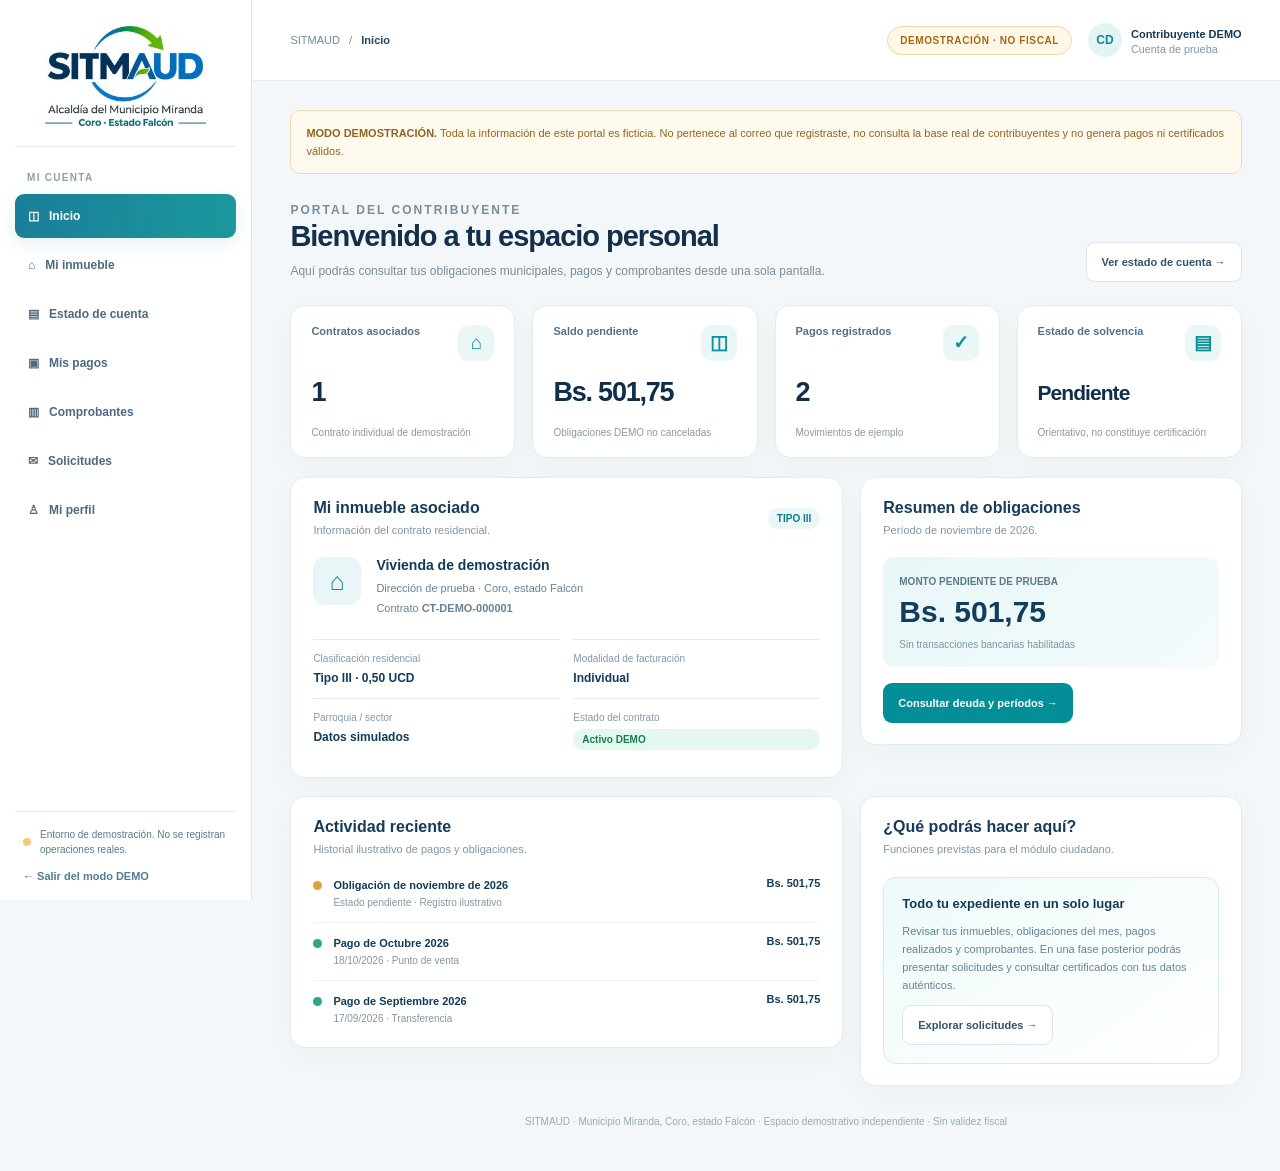
<file: contribuyente-demo.html>
<!doctype html>
<html lang="es">
<head>
<meta charset="utf-8"><meta name="viewport" content="width=device-width,initial-scale=1">
<meta name="theme-color" content="#103f61"><title>Portal del Contribuyente DEMO | SITMAUD</title>
<style>
:root{--navy:#123b5a;--navydark:#0d2c47;--teal:#048f98;--tealsoft:#eaf7f6;--muted:#778a9a;--line:#e3ebef;--page:#f3f7f9;--surface:#fff;--radius:15px}
*{box-sizing:border-box}html{scroll-behavior:smooth}body{margin:0;background:var(--page);color:var(--navy);font-family:Inter,Manrope,"Segoe UI",Arial,sans-serif;font-size:13px}button,input,select{font:inherit}button{cursor:pointer}button:disabled{opacity:.55;cursor:default}
.layout{display:grid;grid-template-columns:252px minmax(0,1fr);min-height:100vh}.side{background:#fff;border-right:1px solid #dce7ed;display:flex;flex-direction:column;position:sticky;top:0;height:100vh;padding:23px 15px 18px;gap:25px}.brand{display:flex;align-items:center;justify-content:center;padding:3px 13px 20px;border-bottom:1px solid var(--line)}.brand img{display:block;max-width:190px;width:100%;height:100px;object-fit:contain}
.nav-label{font-size:10px;font-weight:800;letter-spacing:.13em;color:#8da1af;margin:0 12px 11px}.nav{display:grid;gap:5px}.nav button{width:100%;border:0;background:transparent;color:#4e6980;display:flex;align-items:center;gap:12px;min-height:44px;text-align:left;font-size:12px;font-weight:650;padding:10px 13px;border-radius:9px}.nav button:hover{background:#f2f8f8}.nav button.active{color:#fff;background:linear-gradient(95deg,#1a7e99,#1b989d);box-shadow:0 5px 18px #1c79941c}.nav svg{width:18px;height:18px;flex:none}.side-bottom{margin-top:auto;border-top:1px solid var(--line);padding:15px 8px 0;display:grid;gap:13px}.demo-side{display:flex;gap:9px;align-items:center;color:#5e7889;font-size:10px;line-height:1.5}.demo-side i{display:block;background:#ffc775;width:8px;height:8px;border-radius:50%;flex:none}.side-bottom a{color:#527b95;text-decoration:none;font-size:11px;font-weight:750}.main{min-width:0}.topbar{background:#fff;min-height:81px;padding:19px clamp(20px,3vw,42px);display:flex;align-items:center;justify-content:space-between;gap:20px;border-bottom:1px solid var(--line)}.crumb{font-size:11px;color:#708a9b}.crumb b{color:#234762}.top-right{display:flex;align-items:center;gap:16px}.demo-chip{font-size:10px;border:1px solid #f3d7a4;background:#fff7e8;color:#a46a12;border-radius:99px;font-weight:800;letter-spacing:.06em;padding:8px 12px;white-space:nowrap}.user{display:flex;align-items:center;gap:9px}.avatar{width:34px;height:34px;border-radius:50%;background:#e3f4f5;display:grid;place-items:center;color:#138790;font-size:12px;font-weight:800}.user small{display:block;color:#8195a5;margin-top:2px}.user b{font-size:11px}
.content{padding:29px clamp(18px,3vw,42px) 44px;max-width:1550px;margin:auto}.intro{display:flex;justify-content:space-between;gap:15px;align-items:end;margin-bottom:23px}.eyebrow{color:#138e99;font-weight:800;letter-spacing:.17em;font-size:10px;margin:0 0 8px}.intro h1{margin:0;color:#132f4b;font-size:29px;letter-spacing:-.035em}.intro p{color:#778d9e;font-size:12px;margin:9px 0 0;line-height:1.6}.button{border:0;border-radius:9px;padding:11px 15px;min-height:40px;background:var(--navy);color:#fff;text-decoration:none;font-weight:750;font-size:11px;display:inline-flex;align-items:center;justify-content:center;gap:8px}.button.secondary{border:1px solid #dbe6ec;background:#fff;color:#2f5570}.button.teal{background:var(--teal)}.button:hover{filter:brightness(.96)}.grid{display:grid;gap:17px}.metrics{grid-template-columns:repeat(4,minmax(0,1fr));margin-bottom:19px}.card{background:var(--surface);border:1px solid #e3ebef;border-radius:var(--radius);box-shadow:0 9px 30px #143d5b08;min-width:0}.metric{padding:19px 20px 17px;min-height:153px;display:flex;flex-direction:column;justify-content:space-between}.metric-top{display:flex;justify-content:space-between;gap:10px;align-items:start;color:#53718a;font-size:11px;font-weight:750}.metric-icon{width:36px;height:36px;border-radius:11px;background:var(--tealsoft);display:grid;place-items:center;color:#0a939c;font-size:19px}.metric strong{font-size:27px;letter-spacing:-.045em;color:#102e49}.metric small{color:#8799a5;font-size:10px;line-height:1.5}.badge{display:inline-block;border-radius:40px;padding:5px 9px;font-size:10px;font-weight:750}.badge.success{background:#e5f8ef;color:#187c50}.badge.pending{background:#fff3e1;color:#a46b22}.badge.demo{background:#eaf6f7;color:#0c7d88}.two-col{grid-template-columns:minmax(0,1.45fr) minmax(280px,1fr);align-items:start}.section{padding:21px 22px}.section-head{display:flex;align-items:center;justify-content:space-between;gap:12px;margin-bottom:18px}.section-head h2{font-size:16px;color:#173b5b;margin:0}.section-head p{font-size:11px;color:#8295a4;line-height:1.6;margin:5px 0 0}.property-card{display:flex;gap:15px;align-items:flex-start}.property-icon{width:48px;height:48px;background:#e9f5f6;color:#168c97;border-radius:12px;display:grid;place-items:center;font-size:25px;flex:none}.property-detail h3{margin:0 0 7px;font-size:14px}.property-detail p{margin:3px 0;color:#688194;font-size:11px;line-height:1.5}.property-facts{display:grid;grid-template-columns:repeat(2,minmax(0,1fr));gap:13px;margin-top:20px}.fact{border-top:1px solid var(--line);padding-top:13px}.fact span{display:block;font-size:10px;color:#8598a8;margin-bottom:6px}.fact b{font-size:12px}.notice{border:1px solid #f1d9ae;border-radius:10px;background:#fff9ee;color:#8f661f;font-size:11px;line-height:1.65;padding:13px 15px;margin-bottom:18px}.bill-mini{border-radius:11px;padding:16px;background:linear-gradient(140deg,#e9f6f7,#f5fbfc);margin-bottom:16px}.bill-mini span{color:#5b7b8b;font-size:10px;font-weight:750}.bill-mini strong{display:block;font-size:30px;margin:7px 0;color:#113e5d}.bill-mini small{font-size:10px;color:#7f96a6}.activity{display:grid;gap:12px}.activity-row{display:flex;gap:11px;align-items:flex-start;border-bottom:1px solid #edf2f4;padding-bottom:12px}.activity-row:last-child{border:0;padding-bottom:0}.dot{height:9px;width:9px;border-radius:50%;background:#2ca68a;flex:none;margin-top:4px}.dot.pending{background:#e3a040}.activity-row b{font-size:11px}.activity-row small{color:#8496a3;font-size:10px;display:block;line-height:1.5;margin-top:3px}.activity-row strong{font-size:11px;margin-left:auto;white-space:nowrap}.table-scroll{width:100%;overflow-x:auto}table{border-collapse:collapse;width:100%;min-width:660px}th{padding:13px 12px;background:#eff5f7;font-size:10px;letter-spacing:.04em;color:#55748a;text-align:left;text-transform:uppercase}td{padding:14px 12px;color:#426079;border-bottom:1px solid #edf1f4;font-size:11px}td strong{color:#173f5f}tbody tr:last-child td{border-bottom:0}.action-link{border:1px solid #d5e5eb;border-radius:8px;background:#fff;color:#176f86;font-size:10px;font-weight:750;padding:8px 11px}.action-link:hover{background:#edf8f8}.toolbar{display:flex;gap:10px;flex-wrap:wrap;align-items:center}.toolbar select{height:37px;border:1px solid #dce7ed;border-radius:8px;padding:0 10px;color:#37566f;background:#fff;font-size:11px}.help-card{padding:18px;background:linear-gradient(145deg,#effafa,#fff);border:1px solid #d8e9ea;border-radius:13px}.help-card h3{font-size:13px;margin:0 0 8px}.help-card p{color:#648398;font-size:11px;line-height:1.65}.empty{border:1px dashed #d9e5e9;border-radius:10px;padding:28px;text-align:center;color:#8da0ac;font-size:12px}.footer{text-align:center;margin-top:30px;font-size:10px;color:#9aabb6}
.view{display:none}.view.active{display:block}
.modal{position:fixed;inset:0;z-index:200;background:rgba(9,29,46,.66);display:none;align-items:center;justify-content:center;padding:16px}.modal.open{display:flex}.modal-box{background:#fff;width:min(580px,100%);max-height:calc(100vh - 32px);overflow:auto;border-radius:17px;padding:24px}.modal-head{display:flex;justify-content:space-between;align-items:center;gap:10px}.modal-head h2{font-size:18px;margin:0}.close{border:0;background:#f0f4f6;color:#547185;border-radius:8px;font-size:20px;width:35px;height:35px}.receipt{border:1px solid #dce6ec;border-radius:9px;margin:17px 0;padding:18px;background:#fff;position:relative}.receipt:after{content:"DEMO · NO FISCAL";position:absolute;top:45%;left:10%;transform:rotate(-28deg);font-size:30px;color:#dbe4e8;font-weight:900;pointer-events:none}.receipt-head{border-bottom:2px solid #0c6986;padding-bottom:12px;margin-bottom:14px;display:flex;justify-content:space-between;gap:12px}.receipt-head b{color:#163b59}.receipt-head span{font-size:10px;color:#718b9b;line-height:1.5}.receipt-info{display:grid;grid-template-columns:1fr 1fr;gap:12px}.receipt-info div span{display:block;font-size:10px;color:#718b9b}.receipt-info div strong{font-size:11px}.receipt-total{background:#e9f5f7;border-radius:8px;margin-top:17px;padding:13px;display:flex;justify-content:space-between;align-items:center;font-weight:800}.demo-alert{position:fixed;bottom:20px;right:20px;z-index:250;background:#113f59;color:#fff;padding:14px 18px;border-radius:10px;box-shadow:0 12px 32px #12385230;max-width:min(390px,calc(100vw - 32px));font-size:12px;display:none}.demo-alert.show{display:block}
@media(max-width:1150px){.metrics{grid-template-columns:repeat(2,minmax(0,1fr))}.two-col{grid-template-columns:1fr}}
@media(max-width:750px){.layout{grid-template-columns:1fr}.side{position:static;height:auto;padding:10px 15px;gap:8px}.brand{padding:0;border:0;justify-content:start}.brand img{width:120px;height:65px}.nav-label,.side-bottom{display:none}.nav{display:flex;overflow-x:auto;gap:5px;padding-bottom:3px}.nav button{white-space:nowrap;flex:none;width:auto;padding:9px 11px;min-height:38px}.topbar{padding:15px 18px}.top-right .user{display:none}.content{padding:20px 15px}.intro h1{font-size:23px}.metrics{gap:10px}.metric{min-height:135px;padding:15px}.metric strong{font-size:22px}.two-col{gap:12px}.section{padding:16px}.intro{align-items:start;flex-direction:column}.receipt-info{grid-template-columns:1fr}}
@media print{.layout,.modal-head,.modal .buttons{display:none!important}.modal{position:static;background:#fff;display:block!important;padding:0}.modal-box{max-height:none;width:100%;overflow:visible;padding:0}.receipt{border:1px solid #666;padding:12px}.receipt:after{color:#e6e6e6}}
</style>
</head><body>
<div class="layout" id="portal">
<aside class="side"><div class="brand"><img src="./assets/logo-sitmaud-sidebar.jpg?v=2" alt="SITMAUD — Alcaldía del Municipio Miranda"></div><div><p class="nav-label">MI CUENTA</p><nav class="nav" id="nav">
<button data-view="inicio" class="active">◫ &nbsp; Inicio</button>
<button data-view="inmueble">⌂ &nbsp; Mi inmueble</button>
<button data-view="cuenta">▤ &nbsp; Estado de cuenta</button>
<button data-view="pagos">▣ &nbsp; Mis pagos</button>
<button data-view="comprobantes">▥ &nbsp; Comprobantes</button>
<button data-view="solicitudes">✉ &nbsp; Solicitudes</button>
<button data-view="perfil">♙ &nbsp; Mi perfil</button>
</nav></div>
<div class="side-bottom"><div class="demo-side"><i></i><span>Entorno de demostración. No se registran operaciones reales.</span></div><a href="./contribuyente-v2.html">← Salir del modo DEMO</a></div></aside>
<main class="main">
<header class="topbar"><div class="crumb">SITMAUD &nbsp; / &nbsp; <b id="crumbCurrent">Inicio</b></div><div class="top-right"><span class="demo-chip">DEMOSTRACIÓN · NO FISCAL</span><div class="user"><span class="avatar">CD</span><span><b>Contribuyente DEMO</b><small>Cuenta de prueba</small></span></div></div></header>
<div class="content">
<div class="notice"><strong>MODO DEMOSTRACIÓN.</strong> Toda la información de este portal es ficticia. No pertenece al correo que registraste, no consulta la base real de contribuyentes y no genera pagos ni certificados válidos.</div>
<div class="view active" data-page="inicio">
<div class="intro"><div><p class="eyebrow">PORTAL DEL CONTRIBUYENTE</p><h1>Bienvenido a tu espacio personal</h1><p>Aquí podrás consultar tus obligaciones municipales, pagos y comprobantes desde una sola pantalla.</p></div><button class="button secondary" data-view-go="cuenta">Ver estado de cuenta →</button></div>
<div class="grid metrics">
<article class="card metric"><div class="metric-top"><span>Contratos asociados</span><span class="metric-icon">⌂</span></div><strong>1</strong><small>Contrato individual de demostración</small></article>
<article class="card metric"><div class="metric-top"><span>Saldo pendiente</span><span class="metric-icon">◫</span></div><strong id="metricDebt">Bs. 501,75</strong><small>Obligaciones DEMO no canceladas</small></article>
<article class="card metric"><div class="metric-top"><span>Pagos registrados</span><span class="metric-icon">✓</span></div><strong id="metricPaid">2</strong><small>Movimientos de ejemplo</small></article>
<article class="card metric"><div class="metric-top"><span>Estado de solvencia</span><span class="metric-icon">▤</span></div><strong id="metricStatus" style="font-size:21px">Pendiente</strong><small>Orientativo, no constituye certificación</small></article>
</div>
<div class="grid two-col">
<section class="card section"><div class="section-head"><div><h2>Mi inmueble asociado</h2><p>Información del contrato residencial.</p></div><span class="badge demo">TIPO III</span></div>
<div class="property-card"><div class="property-icon">⌂</div><div class="property-detail"><h3>Vivienda de demostración</h3><p>Dirección de prueba · Coro, estado Falcón</p><p>Contrato <b>CT-DEMO-000001</b></p></div></div>
<div class="property-facts"><div class="fact"><span>Clasificación residencial</span><b>Tipo III · 0,50 UCD</b></div><div class="fact"><span>Modalidad de facturación</span><b>Individual</b></div><div class="fact"><span>Parroquia / sector</span><b>Datos simulados</b></div><div class="fact"><span>Estado del contrato</span><span class="badge success">Activo DEMO</span></div></div></section>
<section class="card section"><div class="section-head"><div><h2>Resumen de obligaciones</h2><p>Período de noviembre de 2026.</p></div></div><div class="bill-mini"><span>MONTO PENDIENTE DE PRUEBA</span><strong id="summaryDebt">Bs. 501,75</strong><small>Sin transacciones bancarias habilitadas</small></div><button class="button teal" data-view-go="cuenta">Consultar deuda y períodos →</button></section>
</div>
<div class="grid two-col" style="margin-top:18px"><section class="card section"><div class="section-head"><div><h2>Actividad reciente</h2><p>Historial ilustrativo de pagos y obligaciones.</p></div></div><div class="activity" id="activityList"></div></section>
<section class="card section"><div class="section-head"><div><h2>¿Qué podrás hacer aquí?</h2><p>Funciones previstas para el módulo ciudadano.</p></div></div><div class="help-card"><h3>Todo tu expediente en un solo lugar</h3><p>Revisar tus inmuebles, obligaciones del mes, pagos realizados y comprobantes. En una fase posterior podrás presentar solicitudes y consultar certificados con tus datos auténticos.</p><button class="button secondary" data-view-go="solicitudes">Explorar solicitudes →</button></div></section></div></div>
<div class="view" data-page="inmueble"><div class="intro"><div><p class="eyebrow">MIS CONTRATOS</p><h1>Mi inmueble</h1><p>Consulta los datos del inmueble asociado a tu cuenta de prueba.</p></div></div><section class="card section"><div class="section-head"><div><h2>CT-DEMO-000001</h2><p>Registro de ejemplo, no vinculado a ningún contribuyente real.</p></div><span class="badge success">Activo</span></div><div class="property-facts"><div class="fact"><span>Tipo de inmueble</span><b>Vivienda unifamiliar</b></div><div class="fact"><span>Uso</span><b>Residencial</b></div><div class="fact"><span>Ubicación</span><b>Coro, estado Falcón (simulada)</b></div><div class="fact"><span>Tipología</span><b>Tipo III (0,50 UCD)</b></div><div class="fact"><span>Propietario</span><b>Contribuyente de demostración</b></div><div class="fact"><span>Contrato</span><b>CT-DEMO-000001</b></div></div></section></div>
<div class="view" data-page="cuenta"><div class="intro"><div><p class="eyebrow">GESTIÓN TRIBUTARIA</p><h1>Estado de cuenta</h1><p>Detalle de obligaciones de aseo urbano y domiciliario, por período.</p></div><button class="button secondary" data-action="simulate-pay">Simular pago</button></div><section class="card section"><div class="section-head"><div><h2>Obligaciones del contrato</h2><p>Montos ficticios para probar la experiencia de consulta.</p></div><div class="toolbar"><label for="debtFilter">Mostrar</label><select id="debtFilter"><option value="all">Todos los períodos</option><option value="pending">Pendientes</option><option value="paid">Pagados</option></select></div></div><div class="table-scroll"><table><thead><tr><th>Período</th><th>Concepto</th><th>Tarifa</th><th>Monto</th><th>Estado</th><th>Acción</th></tr></thead><tbody id="debtRows"></tbody></table></div></section></div>
<div class="view" data-page="pagos"><div class="intro"><div><p class="eyebrow">RECAUDACIÓN</p><h1>Mis pagos</h1><p>Movimientos simulados asociados al contrato de ejemplo.</p></div></div><section class="card section"><div class="section-head"><div><h2>Historial de pagos</h2><p>Los recibos son únicamente ilustrativos.</p></div><button class="button secondary" data-view-go="cuenta">Ver obligaciones</button></div><div class="table-scroll"><table><thead><tr><th>Fecha</th><th>Comprobante</th><th>Período</th><th>Método</th><th>Monto</th><th>Acción</th></tr></thead><tbody id="paymentRows"></tbody></table></div></section></div>
<div class="view" data-page="comprobantes"><div class="intro"><div><p class="eyebrow">DOCUMENTOS</p><h1>Mis comprobantes</h1><p>Consulta y previsualiza los recibos de ejemplo.</p></div></div><section class="card section"><div class="section-head"><div><h2>Comprobantes disponibles</h2><p>Marcados permanentemente como DEMO · NO FISCAL.</p></div></div><div id="receiptList"></div></section></div>
<div class="view" data-page="solicitudes"><div class="intro"><div><p class="eyebrow">ATENCIÓN AL CONTRIBUYENTE</p><h1>Solicitudes</h1><p>Vista previa de trámites que podrá gestionar el contribuyente.</p></div></div><section class="card section"><div class="section-head"><div><h2>Trámites ciudadanos</h2><p>Funciones aún no habilitadas para operación real.</p></div><span class="badge pending">En desarrollo</span></div><div class="grid" style="grid-template-columns:repeat(auto-fit,minmax(210px,1fr));gap:12px"><div class="help-card"><h3>Actualizar datos</h3><p>Solicitar revisión de teléfonos, direcciones y datos de contacto asociados al expediente.</p><button class="button secondary" data-action="unavailable">Ver requisitos</button></div><div class="help-card"><h3>Revisión de deuda</h3><p>Comunicar diferencias en períodos, montos o pagos para revisión administrativa.</p><button class="button secondary" data-action="unavailable">Ver requisitos</button></div><div class="help-card"><h3>Certificado de pago</h3><p>Consultar el procedimiento del certificado una vez implementado y validado.</p><button class="button secondary" data-action="unavailable">Ver requisitos</button></div></div></section></div>
<div class="view" data-page="perfil"><div class="intro"><div><p class="eyebrow">MI CUENTA</p><h1>Mi perfil</h1><p>Información del titular vinculada al entorno ficticio de demostración.</p></div></div><section class="card section"><div class="section-head"><div><h2>Datos del contribuyente</h2><p>La prueba no solicita ni muestra información personal real.</p></div><span class="badge demo">Perfil DEMO</span></div><div class="property-facts"><div class="fact"><span>Nombre</span><b>Contribuyente de demostración</b></div><div class="fact"><span>Identificación</span><b>V-DEMO-000001</b></div><div class="fact"><span>Correo</span><b>demo@ejemplo.invalid</b></div><div class="fact"><span>Contrato</span><b>CT-DEMO-000001</b></div><div class="fact"><span>Teléfono</span><b>No aplica (DEMO)</b></div><div class="fact"><span>Tipo</span><b>Persona natural</b></div></div></section></div>
<div class="footer">SITMAUD · Municipio Miranda, Coro, estado Falcón · Espacio demostrativo independiente · Sin validez fiscal</div>
</div></main></div>
<div class="modal" id="receiptModal" role="dialog" aria-modal="true" aria-labelledby="receiptTitle"><div class="modal-box"><div class="modal-head"><h2 id="receiptTitle">Comprobante DEMO</h2><button class="close" type="button" id="closeModal" aria-label="Cerrar">×</button></div><div id="receiptBody"></div><div class="buttons" style="display:flex;justify-content:flex-end;gap:10px"><button class="button secondary" id="printReceipt">Imprimir vista de prueba</button><button class="button" id="closeModalBottom">Cerrar</button></div></div></div><div class="demo-alert" id="toast" role="status"></div>
<script>
(function(){
'use strict';
const obligations=[
 {id:1,month:'Noviembre 2026',date:'2026-11',amount:501.75,status:'pending'},
 {id:2,month:'Octubre 2026',date:'2026-10',amount:501.75,status:'paid'},
 {id:3,month:'Septiembre 2026',date:'2026-09',amount:501.75,status:'paid'}
];
let payments=[
 {id:'DEMO-20261018-0002',period:'Octubre 2026',date:'18/10/2026',amount:501.75,method:'Punto de venta'},
 {id:'DEMO-20260917-0001',period:'Septiembre 2026',date:'17/09/2026',amount:501.75,method:'Transferencia'}
];
const money=value=>'Bs. '+Number(value).toLocaleString('es-VE',{minimumFractionDigits:2,maximumFractionDigits:2});
const fmtStatus=condition=>condition==='paid'?'<span class="badge success">Pagado</span>':'<span class="badge pending">Pendiente</span>';
const escapeHTML=value=>String(value).replace(/[&<>"']/g,ch=>({'&':'&amp;','<':'&lt;','>':'&gt;','"':'&quot;',"'":'&#39;'}[ch]));
const viewNames={inicio:'Inicio',inmueble:'Mi inmueble',cuenta:'Estado de cuenta',pagos:'Mis pagos',comprobantes:'Comprobantes',solicitudes:'Solicitudes',perfil:'Mi perfil'};
function switchView(name){
 if(!viewNames[name])return;
 document.querySelectorAll('.view').forEach(el=>el.classList.toggle('active',el.dataset.page===name));
 document.querySelectorAll('.nav button').forEach(el=>el.classList.toggle('active',el.dataset.view===name));
 document.getElementById('crumbCurrent').textContent=viewNames[name];
 window.scrollTo({top:0,behavior:'smooth'});
}
function render(){
 const debt=obligations.filter(x=>x.status==='pending').reduce((s,x)=>s+x.amount,0);
 document.getElementById('metricDebt').textContent=money(debt);
 document.getElementById('summaryDebt').textContent=money(debt);
 document.getElementById('metricPaid').textContent=payments.length;
 document.getElementById('metricStatus').textContent=debt>0?'Pendiente':'Al día (DEMO)';
 const filter=document.getElementById('debtFilter').value;
 const rows=obligations.filter(x=>filter==='all'||x.status===filter);
 document.getElementById('debtRows').innerHTML=rows.map(x=>'<tr><td><strong>'+escapeHTML(x.month)+'</strong></td><td>Aseo Urbano y Domiciliario</td><td>Tipo III</td><td><strong>'+money(x.amount)+'</strong></td><td>'+fmtStatus(x.status)+'</td><td>'+(x.status==='pending'?'<button class="action-link" data-action="simulate-pay">Simular pago</button>':'<button class="action-link" data-receipt="'+escapeHTML(payments.find(p=>p.period===x.month)?.id||'')+'">Ver recibo</button>')+'</td></tr>').join('')||'<tr><td colspan="6" style="text-align:center;color:#7b929e">No hay períodos para este filtro.</td></tr>';
 document.getElementById('paymentRows').innerHTML=payments.map(x=>'<tr><td>'+escapeHTML(x.date)+'</td><td><strong>'+escapeHTML(x.id)+'</strong></td><td>'+escapeHTML(x.period)+'</td><td>'+escapeHTML(x.method)+'</td><td><strong>'+money(x.amount)+'</strong></td><td><button class="action-link" data-receipt="'+escapeHTML(x.id)+'">Ver recibo</button></td></tr>').join('');
 document.getElementById('receiptList').innerHTML=payments.map(x=>'<div class="activity-row" style="align-items:center"><div class="property-icon" style="width:40px;height:40px;font-size:18px">▤</div><div style="flex:1"><b>'+escapeHTML(x.id)+'</b><small>'+escapeHTML(x.period)+' · '+escapeHTML(x.method)+' · '+escapeHTML(x.date)+'</small></div><button class="action-link" data-receipt="'+escapeHTML(x.id)+'">Ver comprobante</button></div>').join('');
 document.getElementById('activityList').innerHTML='<div class="activity-row"><i class="dot pending"></i><div><b>Obligación de noviembre de 2026</b><small>Estado '+(obligations[0].status==='paid'?'cancelado':'pendiente')+' · Registro ilustrativo</small></div><strong>'+money(501.75)+'</strong></div>'+payments.slice(0,2).map(x=>'<div class="activity-row"><i class="dot"></i><div><b>Pago de '+escapeHTML(x.period)+'</b><small>'+escapeHTML(x.date)+' · '+escapeHTML(x.method)+'</small></div><strong>'+money(x.amount)+'</strong></div>').join('');
}
function receipt(id){
 const x=payments.find(x=>x.id===id);if(!x){toast('Comprobante no encontrado en la demostración.');return;}
 document.getElementById('receiptTitle').textContent='Comprobante '+x.id;
 document.getElementById('receiptBody').innerHTML='<div class="receipt"><div class="receipt-head"><div><b>SITMAUD · MUNICIPIO MIRANDA</b><span style="display:block">Aseo Urbano y Domiciliario<br>Comprobante de prueba · Sin validez fiscal</span></div><span style="font-weight:800;color:#be7b18">DEMO</span></div><div class="receipt-info"><div><span>Contribuyente</span><strong>Contribuyente de demostración</strong></div><div><span>Contrato</span><strong>CT-DEMO-000001</strong></div><div><span>Fecha de pago</span><strong>'+escapeHTML(x.date)+'</strong></div><div><span>Período</span><strong>'+escapeHTML(x.period)+'</strong></div><div><span>Medio</span><strong>'+escapeHTML(x.method)+'</strong></div><div><span>Comprobante</span><strong>'+escapeHTML(x.id)+'</strong></div></div><div class="receipt-total"><span>MONTO PAGADO DEMO</span><strong>'+money(x.amount)+'</strong></div></div><p style="font-size:11px;color:#8296a4;line-height:1.7">Documento generado únicamente para explorar el diseño del portal. No acredita pagos ante IMAUD.</p>';
 document.getElementById('receiptModal').classList.add('open');
}
function toast(text){const el=document.getElementById('toast');el.textContent=text;el.classList.add('show');clearTimeout(window.__demoToastTimer);window.__demoToastTimer=setTimeout(()=>el.classList.remove('show'),4200);}
document.addEventListener('click',event=>{
 const nav=event.target.closest('[data-view]');if(nav){switchView(nav.dataset.view);return;}
 const go=event.target.closest('[data-view-go]');if(go){switchView(go.dataset.viewGo);return;}
 const rec=event.target.closest('[data-receipt]');if(rec){receipt(rec.dataset.receipt);return;}
 const action=event.target.closest('[data-action]');if(!action)return;
 if(action.dataset.action==='unavailable'){toast('Esta función está en desarrollo. No se enviará ninguna solicitud real.');return;}
 if(action.dataset.action==='simulate-pay'){
  const pending=obligations.find(o=>o.status==='pending');
  if(!pending){toast('Todas las obligaciones DEMO ya están marcadas como pagadas.');return;}
  pending.status='paid';
  payments.unshift({id:'DEMO-SIMULADO-0003',period:pending.month,date:'13/11/2026',method:'Simulación local',amount:pending.amount});
  render();toast('Pago DEMO simulado en esta pantalla. No se registró dinero ni se modificó la base de datos.');switchView('pagos');
 }
});
document.getElementById('debtFilter').addEventListener('change',render);
document.getElementById('closeModal').addEventListener('click',()=>document.getElementById('receiptModal').classList.remove('open'));
document.getElementById('closeModalBottom').addEventListener('click',()=>document.getElementById('receiptModal').classList.remove('open'));
document.getElementById('receiptModal').addEventListener('click',e=>{if(e.target.id==='receiptModal')e.target.classList.remove('open')});
document.addEventListener('keydown',e=>{if(e.key==='Escape')document.getElementById('receiptModal').classList.remove('open')});
document.getElementById('printReceipt').addEventListener('click',()=>window.print());
render();
})();
</script></body></html>
</file>
